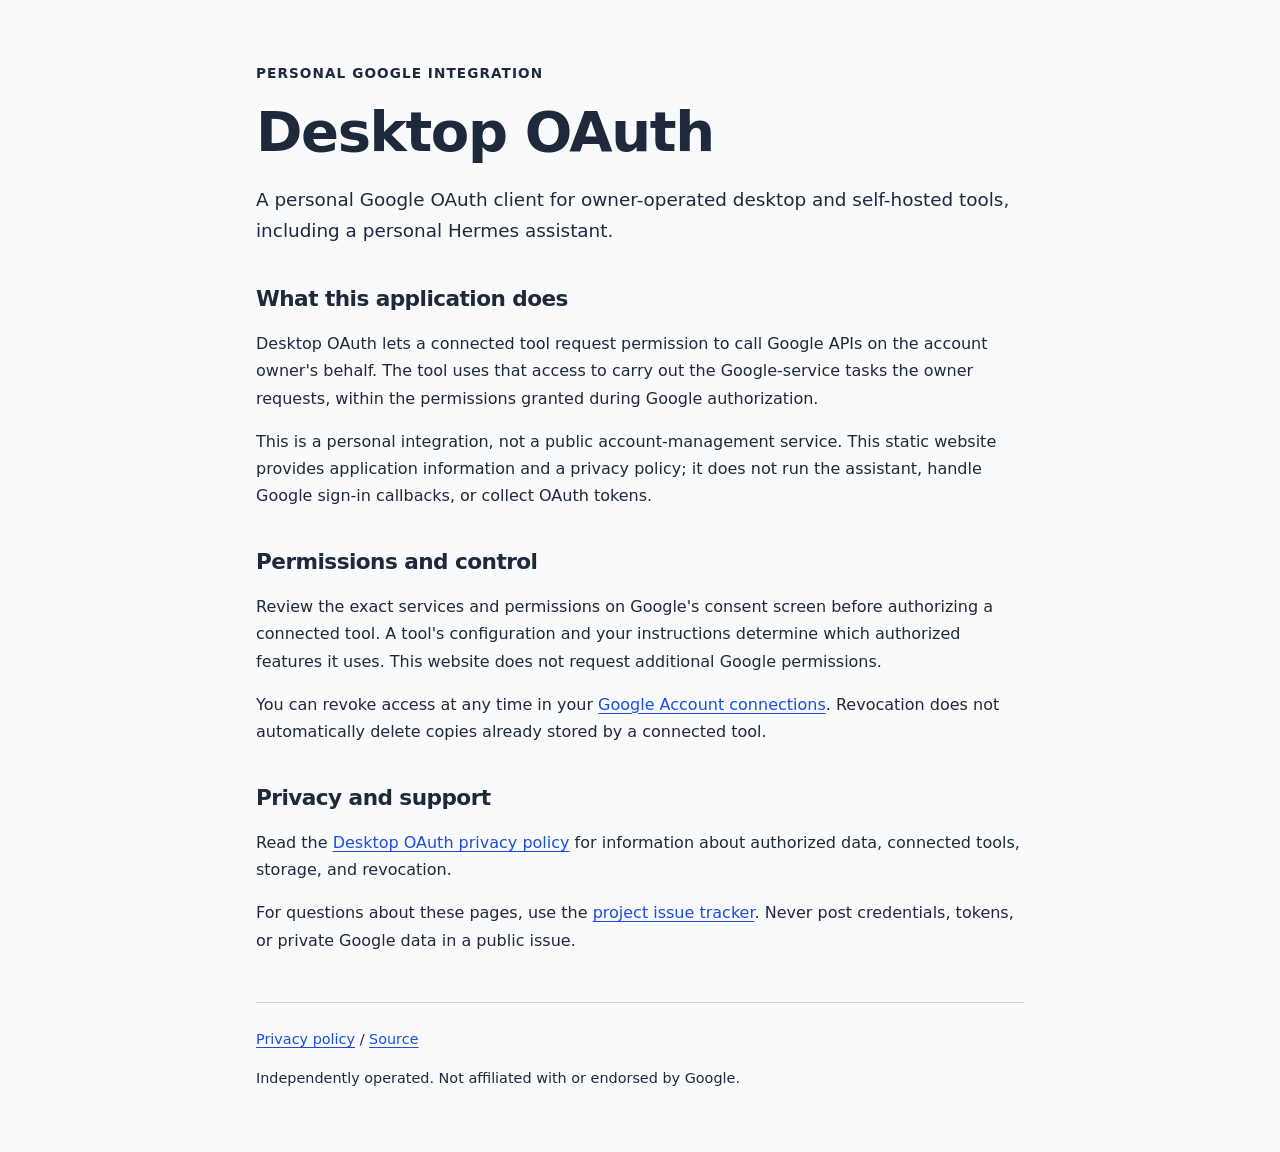
<file: index.html>
<!doctype html>
<html lang="en">
  <head>
    <meta charset="utf-8">
    <meta name="viewport" content="width=device-width, initial-scale=1">
    <meta name="description" content="Desktop OAuth is a personal Google OAuth client for owner-operated desktop and self-hosted tools.">
    <title>Desktop OAuth</title>
    <link rel="stylesheet" href="style.css">
  </head>
  <body>
    <main>
      <p class="eyebrow">Personal Google integration</p>
      <h1>Desktop OAuth</h1>
      <p class="intro">A personal Google OAuth client for owner-operated desktop and self-hosted tools, including a personal Hermes assistant.</p>

      <section aria-labelledby="purpose">
        <h2 id="purpose">What this application does</h2>
        <p>Desktop OAuth lets a connected tool request permission to call Google APIs on the account owner's behalf. The tool uses that access to carry out the Google-service tasks the owner requests, within the permissions granted during Google authorization.</p>
        <p>This is a personal integration, not a public account-management service. This static website provides application information and a privacy policy; it does not run the assistant, handle Google sign-in callbacks, or collect OAuth tokens.</p>
      </section>

      <section aria-labelledby="permissions">
        <h2 id="permissions">Permissions and control</h2>
        <p>Review the exact services and permissions on Google's consent screen before authorizing a connected tool. A tool's configuration and your instructions determine which authorized features it uses. This website does not request additional Google permissions.</p>
        <p>You can revoke access at any time in your <a href="https://myaccount.google.com/connections">Google Account connections</a>. Revocation does not automatically delete copies already stored by a connected tool.</p>
      </section>

      <section aria-labelledby="privacy">
        <h2 id="privacy">Privacy and support</h2>
        <p>Read the <a href="privacy.html">Desktop OAuth privacy policy</a> for information about authorized data, connected tools, storage, and revocation.</p>
        <p>For questions about these pages, use the <a href="https://github.com/Chibaheit/hermes-google-oauth/issues">project issue tracker</a>. Never post credentials, tokens, or private Google data in a public issue.</p>
      </section>

      <footer>
        <a href="privacy.html">Privacy policy</a>
        <span aria-hidden="true"> / </span>
        <a href="https://github.com/Chibaheit/hermes-google-oauth">Source</a>
        <p>Independently operated. Not affiliated with or endorsed by Google.</p>
      </footer>
    </main>
  </body>
</html>
</file>
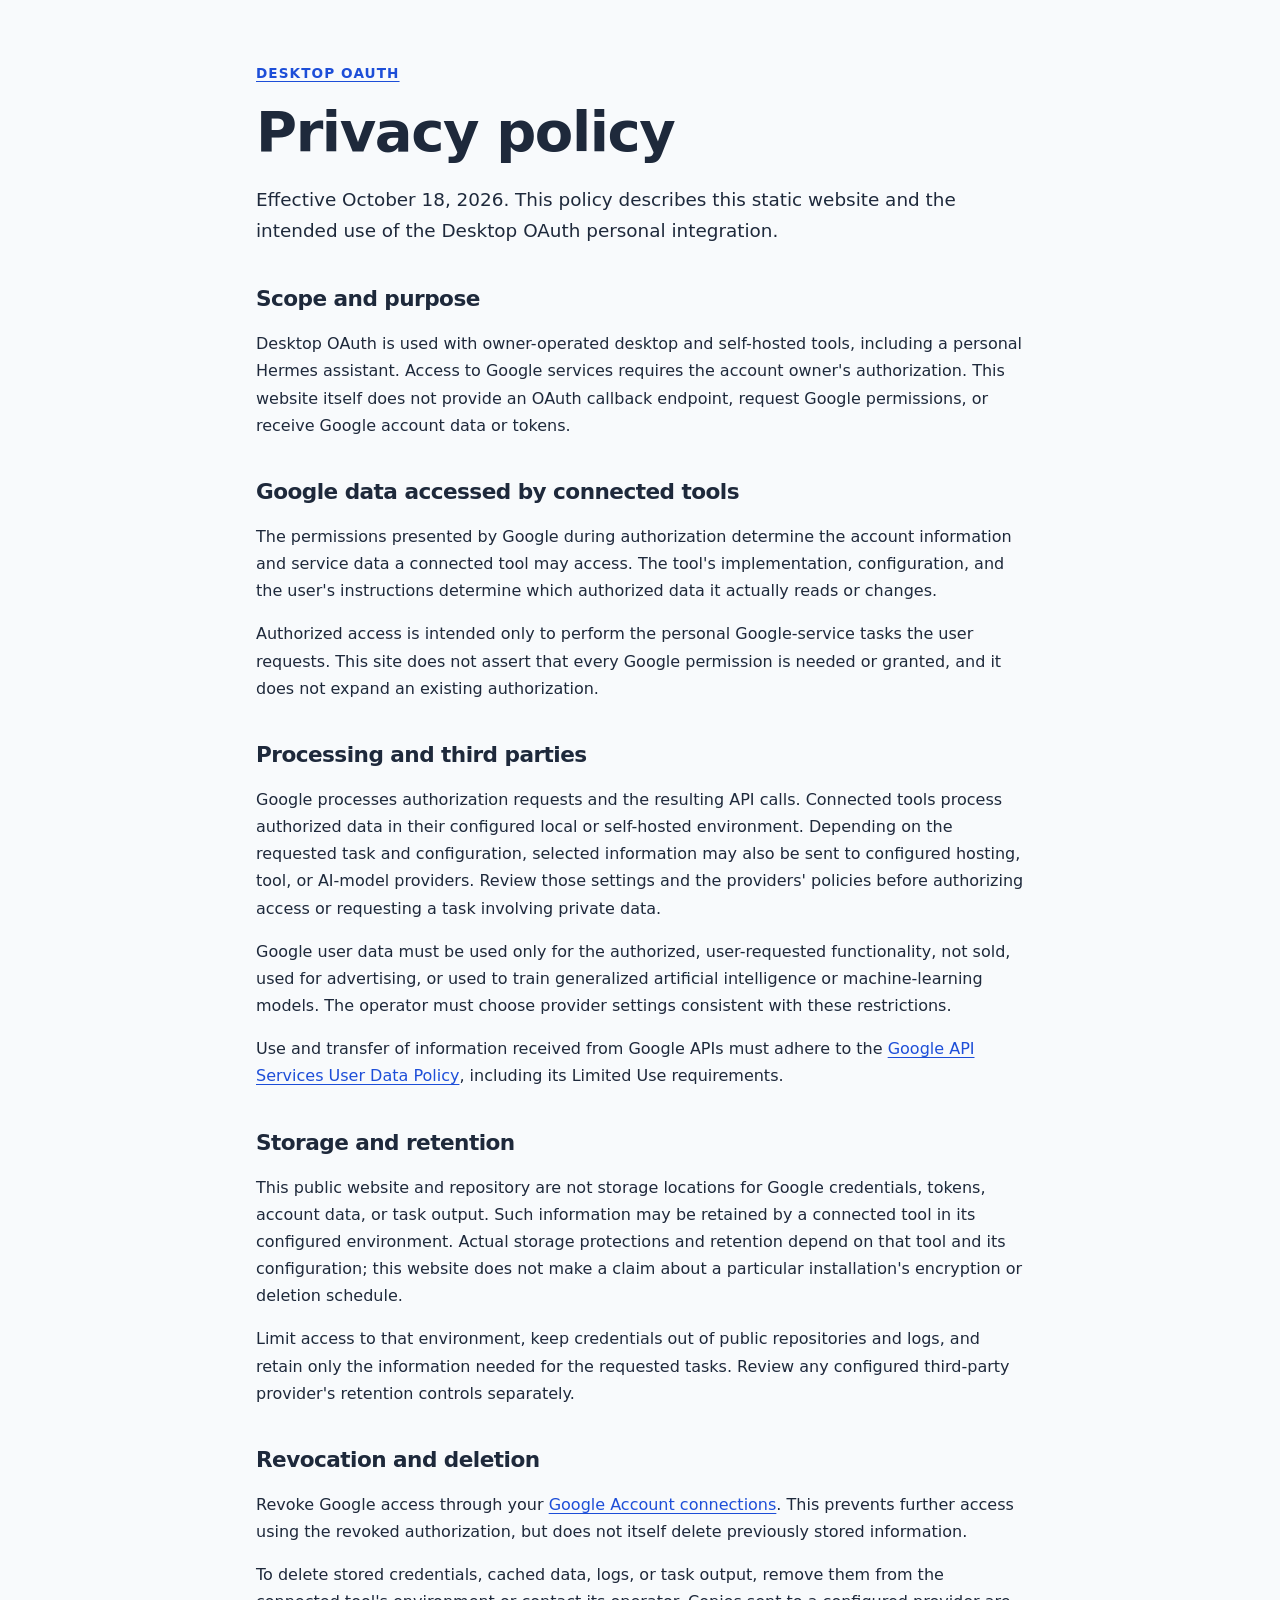
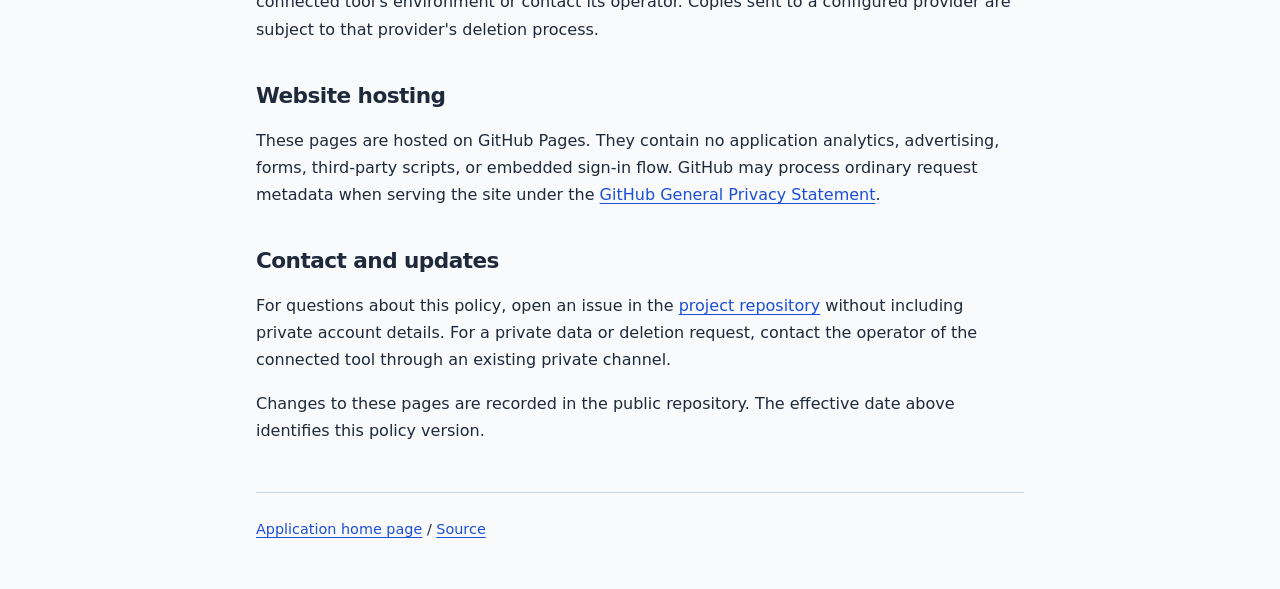
<file: privacy.html>
<!doctype html>
<html lang="en">
  <head>
    <meta charset="utf-8">
    <meta name="viewport" content="width=device-width, initial-scale=1">
    <meta name="description" content="Privacy information for Desktop OAuth, its static website, and connected personal tools.">
    <title>Privacy policy | Desktop OAuth</title>
    <link rel="stylesheet" href="style.css">
  </head>
  <body>
    <main>
      <p class="eyebrow"><a href="./">Desktop OAuth</a></p>
      <h1>Privacy policy</h1>
      <p class="intro">Effective October 18, 2026. This policy describes this static website and the intended use of the Desktop OAuth personal integration.</p>

      <section aria-labelledby="scope">
        <h2 id="scope">Scope and purpose</h2>
        <p>Desktop OAuth is used with owner-operated desktop and self-hosted tools, including a personal Hermes assistant. Access to Google services requires the account owner's authorization. This website itself does not provide an OAuth callback endpoint, request Google permissions, or receive Google account data or tokens.</p>
      </section>

      <section aria-labelledby="data">
        <h2 id="data">Google data accessed by connected tools</h2>
        <p>The permissions presented by Google during authorization determine the account information and service data a connected tool may access. The tool's implementation, configuration, and the user's instructions determine which authorized data it actually reads or changes.</p>
        <p>Authorized access is intended only to perform the personal Google-service tasks the user requests. This site does not assert that every Google permission is needed or granted, and it does not expand an existing authorization.</p>
      </section>

      <section aria-labelledby="processing">
        <h2 id="processing">Processing and third parties</h2>
        <p>Google processes authorization requests and the resulting API calls. Connected tools process authorized data in their configured local or self-hosted environment. Depending on the requested task and configuration, selected information may also be sent to configured hosting, tool, or AI-model providers. Review those settings and the providers' policies before authorizing access or requesting a task involving private data.</p>
        <p>Google user data must be used only for the authorized, user-requested functionality, not sold, used for advertising, or used to train generalized artificial intelligence or machine-learning models. The operator must choose provider settings consistent with these restrictions.</p>
        <p>Use and transfer of information received from Google APIs must adhere to the <a href="https://developers.google.com/terms/api-services-user-data-policy">Google API Services User Data Policy</a>, including its Limited Use requirements.</p>
      </section>

      <section aria-labelledby="storage">
        <h2 id="storage">Storage and retention</h2>
        <p>This public website and repository are not storage locations for Google credentials, tokens, account data, or task output. Such information may be retained by a connected tool in its configured environment. Actual storage protections and retention depend on that tool and its configuration; this website does not make a claim about a particular installation's encryption or deletion schedule.</p>
        <p>Limit access to that environment, keep credentials out of public repositories and logs, and retain only the information needed for the requested tasks. Review any configured third-party provider's retention controls separately.</p>
      </section>

      <section aria-labelledby="control">
        <h2 id="control">Revocation and deletion</h2>
        <p>Revoke Google access through your <a href="https://myaccount.google.com/connections">Google Account connections</a>. This prevents further access using the revoked authorization, but does not itself delete previously stored information.</p>
        <p>To delete stored credentials, cached data, logs, or task output, remove them from the connected tool's environment or contact its operator. Copies sent to a configured provider are subject to that provider's deletion process.</p>
      </section>

      <section aria-labelledby="website">
        <h2 id="website">Website hosting</h2>
        <p>These pages are hosted on GitHub Pages. They contain no application analytics, advertising, forms, third-party scripts, or embedded sign-in flow. GitHub may process ordinary request metadata when serving the site under the <a href="https://docs.github.com/en/site-policy/privacy-policies/github-general-privacy-statement">GitHub General Privacy Statement</a>.</p>
      </section>

      <section aria-labelledby="contact">
        <h2 id="contact">Contact and updates</h2>
        <p>For questions about this policy, open an issue in the <a href="https://github.com/Chibaheit/hermes-google-oauth/issues">project repository</a> without including private account details. For a private data or deletion request, contact the operator of the connected tool through an existing private channel.</p>
        <p>Changes to these pages are recorded in the public repository. The effective date above identifies this policy version.</p>
      </section>

      <footer>
        <a href="./">Application home page</a>
        <span aria-hidden="true"> / </span>
        <a href="https://github.com/Chibaheit/hermes-google-oauth">Source</a>
      </footer>
    </main>
  </body>
</html>
</file>
<file: style.css>
:root {
  color-scheme: light dark;
  font-family: system-ui, sans-serif;
  line-height: 1.7;
  color: #1e293b;
  background: #f8fafc;
}

body {
  margin: 0;
}

main {
  max-width: 48rem;
  margin: 0 auto;
  padding: 3rem 1.5rem;
}

h1,
h2 {
  line-height: 1.2;
  letter-spacing: -0.025em;
}

h1 {
  font-size: clamp(2.25rem, 7vw, 3.5rem);
  margin: 0.5rem 0 1rem;
}

h2 {
  font-size: 1.35rem;
}

section {
  margin-top: 2.5rem;
}

.eyebrow {
  font-size: 0.85rem;
  font-weight: 700;
  letter-spacing: 0.08em;
  text-transform: uppercase;
}

.intro {
  font-size: 1.15rem;
}

a {
  color: #1d4ed8;
  text-underline-offset: 0.2em;
  overflow-wrap: anywhere;
}

a:focus-visible {
  outline: 2px solid currentColor;
  outline-offset: 4px;
}

footer {
  margin-top: 3rem;
  padding-top: 1.5rem;
  border-top: 1px solid #cbd5e1;
  font-size: 0.9rem;
}

@media (prefers-color-scheme: dark) {
  :root {
    color: #e2e8f0;
    background: #0f172a;
  }

  a {
    color: #93c5fd;
  }

  footer {
    border-color: #475569;
  }
}
</file>
